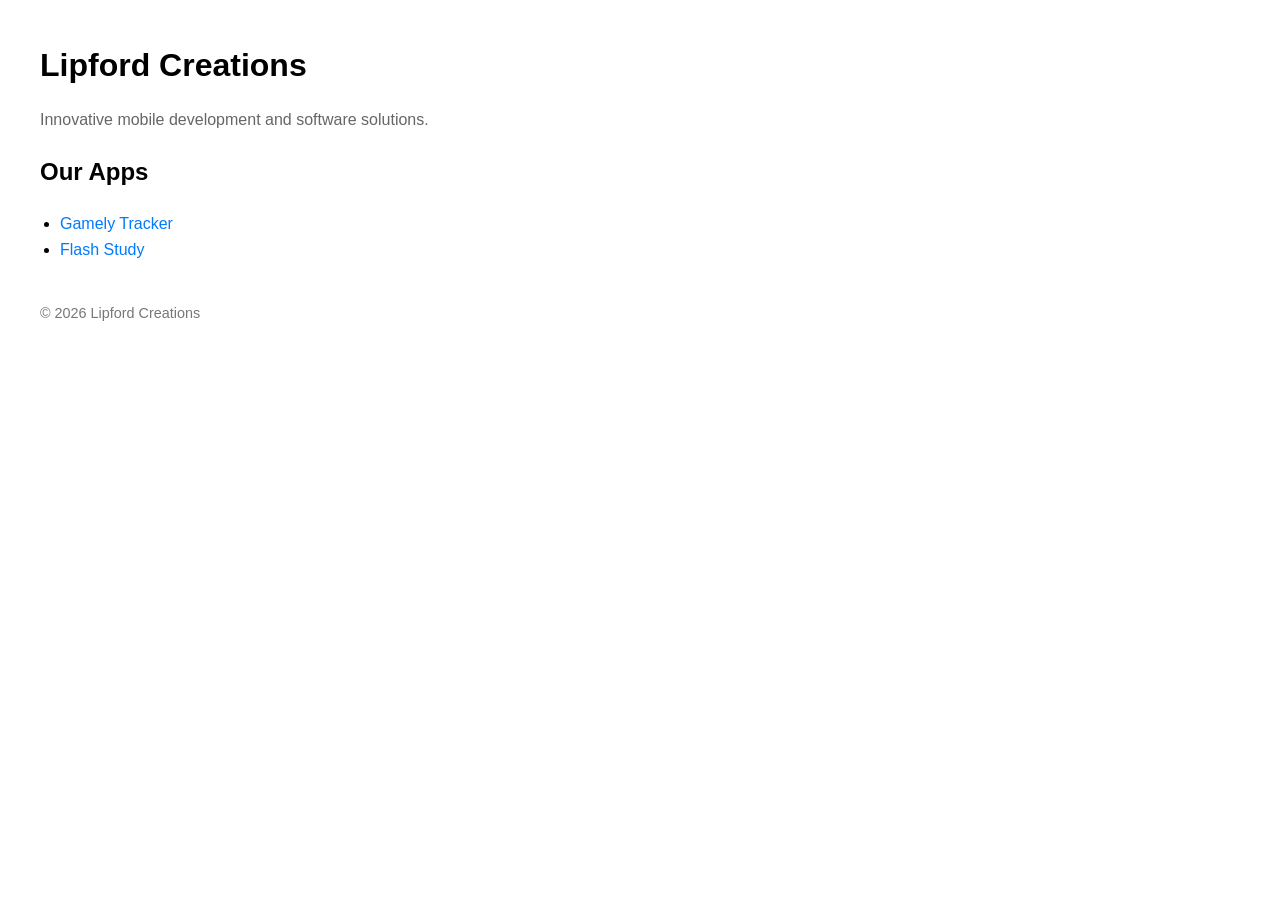
<file: index.html>
<!DOCTYPE html>
<html lang="en">
<head>
    <meta charset="UTF-8">
    <title>Lipford Creations</title>
    <link rel="stylesheet" href="styles.css">
</head>
<body>
    <header>
        <h1>Lipford Creations</h1>
        <p>Innovative mobile development and software solutions.</p>
    </header>

    <main>
        <h2>Our Apps</h2>
        <ul>
            <li><a href="apps/gamely-tracker/index.html">Gamely Tracker</a></li>
            <li><a href="apps/flash-study/index.html">Flash Study</a></li>
        </ul>
    </main>

    <footer>
        <p>&copy; 2026 Lipford Creations</p>
    </footer>
</body>
</html>
</file>
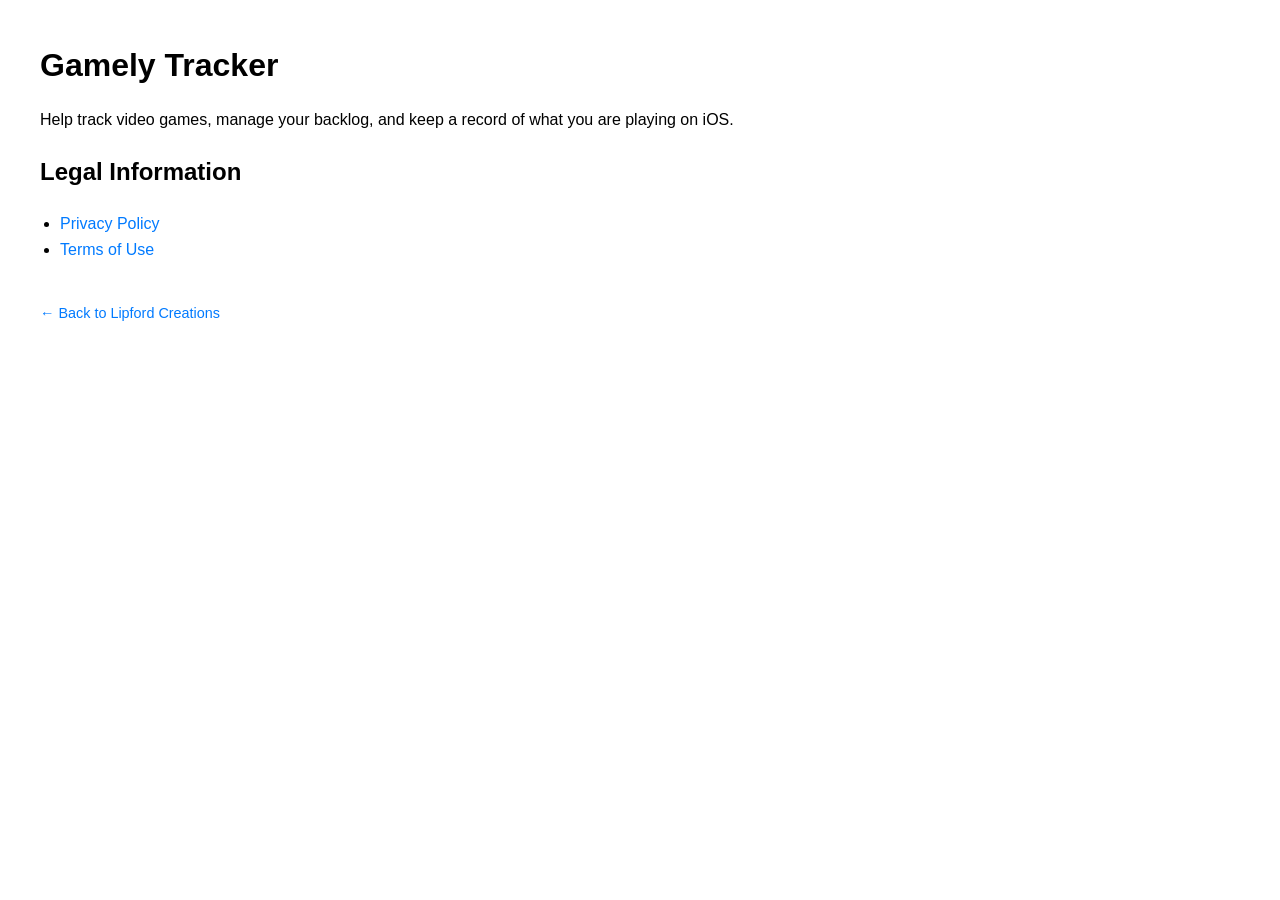
<file: gamely-tracker/index.html>
<!DOCTYPE html>
<html lang="en">
<head>
    <meta charset="UTF-8">
    <title>Gamely Tracker - Lipford Creations</title>
    <link rel="stylesheet" href="../../styles.css">
</head>
<body>
    <h1>Gamely Tracker</h1>
    <p>Help track video games, manage your backlog, and keep a record of what you are playing on iOS.</p>

    <h2>Legal Information</h2>
    <ul>
        <li><a href="privacy.html">Privacy Policy</a></li>
        <li><a href="terms.html">Terms of Use</a></li>
    </ul>

    <footer>
        <p><a href="../../index.html">&larr; Back to Lipford Creations</a></p>
    </footer>
</body>
</html>
</file>
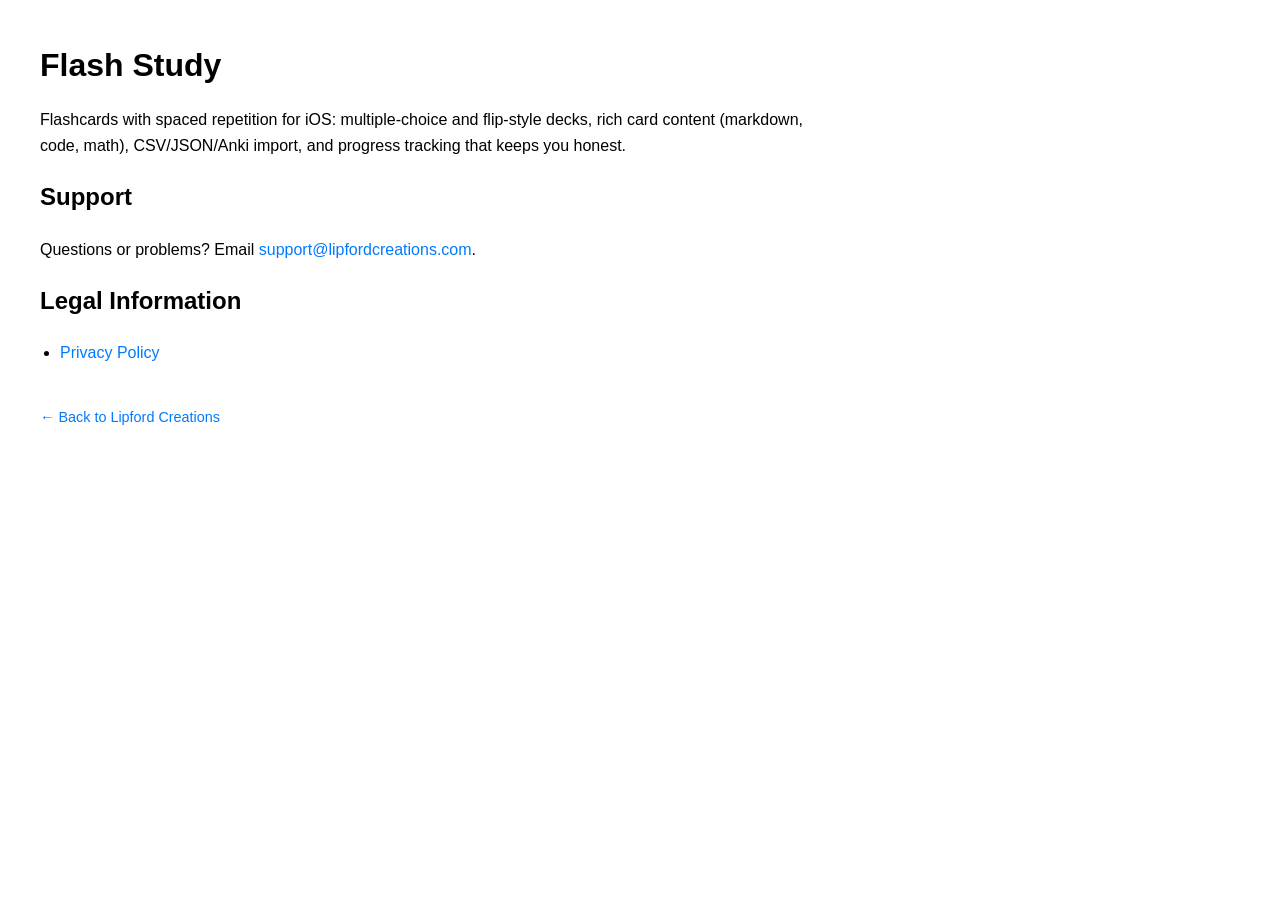
<file: apps/flash-study/index.html>
<!DOCTYPE html>
<html lang="en">
<head>
    <meta charset="UTF-8">
    <title>Flash Study - Lipford Creations</title>
    <link rel="stylesheet" href="../../styles.css">
</head>
<body>
    <h1>Flash Study</h1>
    <p>Flashcards with spaced repetition for iOS: multiple-choice and flip-style decks, rich card content (markdown, code, math), CSV/JSON/Anki import, and progress tracking that keeps you honest.</p>
    <h2>Support</h2>
    <p>Questions or problems? Email <a href="mailto:support@lipfordcreations.com">support@lipfordcreations.com</a>.</p>
    <h2>Legal Information</h2>
    <ul>
        <li><a href="privacy.html">Privacy Policy</a></li>
    </ul>
    <footer>
        <p><a href="../../index.html">&larr; Back to Lipford Creations</a></p>
    </footer>
</body>
</html>
</file>
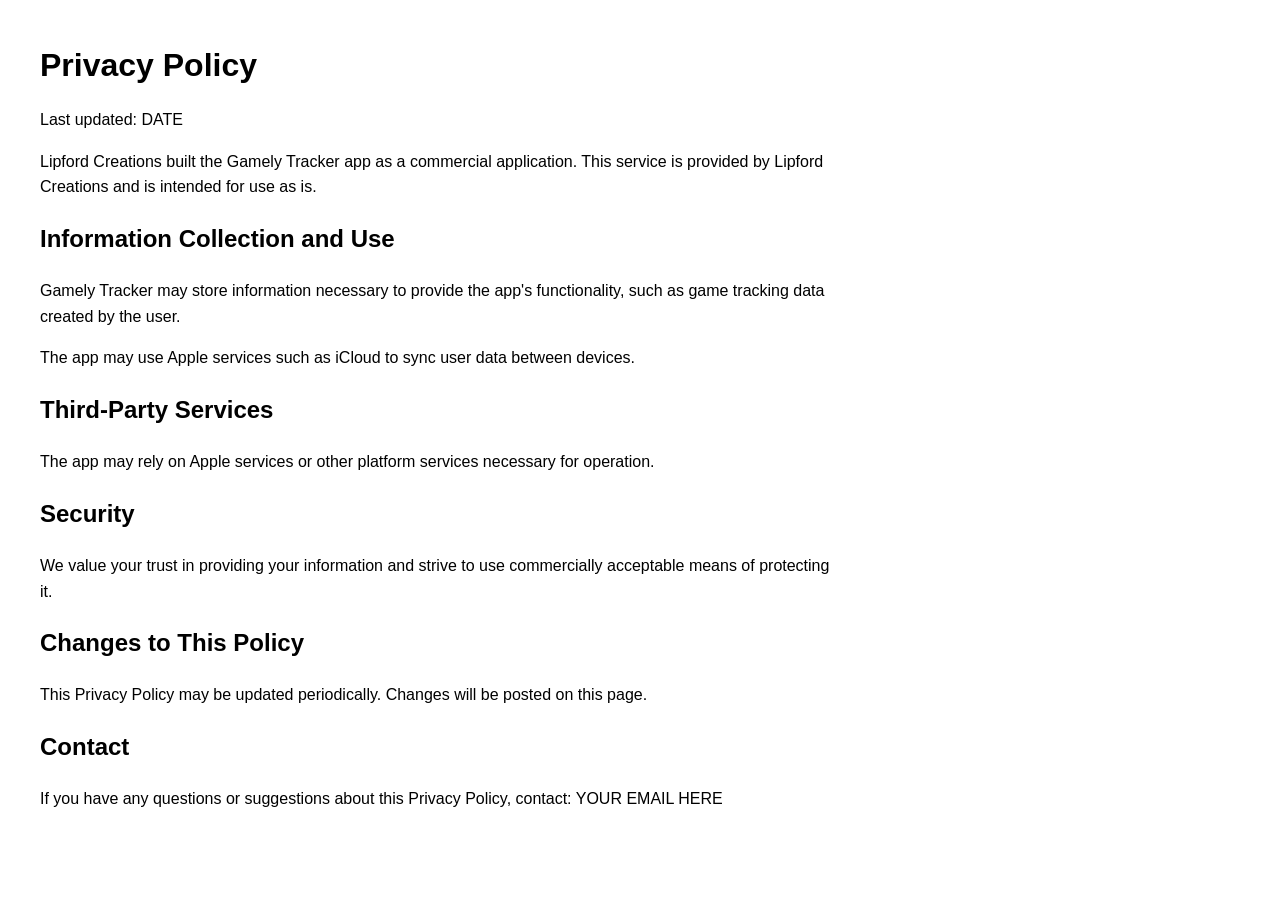
<file: privacy.html>
<!DOCTYPE html>
<html>
<head>
<meta charset="UTF-8">
<title>Privacy Policy - Gamely Tracker</title>
<link rel="stylesheet" href="../../styles.css">
</head>

<body>

<h1>Privacy Policy</h1>

<p>Last updated: DATE</p>

<p>
Lipford Creations built the Gamely Tracker app as a commercial
application. This service is provided by Lipford Creations and
is intended for use as is.
</p>

<h2>Information Collection and Use</h2>

<p>
Gamely Tracker may store information necessary to provide the
app's functionality, such as game tracking data created by the
user.
</p>

<p>
The app may use Apple services such as iCloud to sync user data
between devices.
</p>

<h2>Third-Party Services</h2>

<p>
The app may rely on Apple services or other platform services
necessary for operation.
</p>

<h2>Security</h2>

<p>
We value your trust in providing your information and strive to
use commercially acceptable means of protecting it.
</p>

<h2>Changes to This Policy</h2>

<p>
This Privacy Policy may be updated periodically. Changes will be
posted on this page.
</p>

<h2>Contact</h2>

<p>
If you have any questions or suggestions about this Privacy
Policy, contact: YOUR EMAIL HERE
</p>

</body>
</html>
</file>
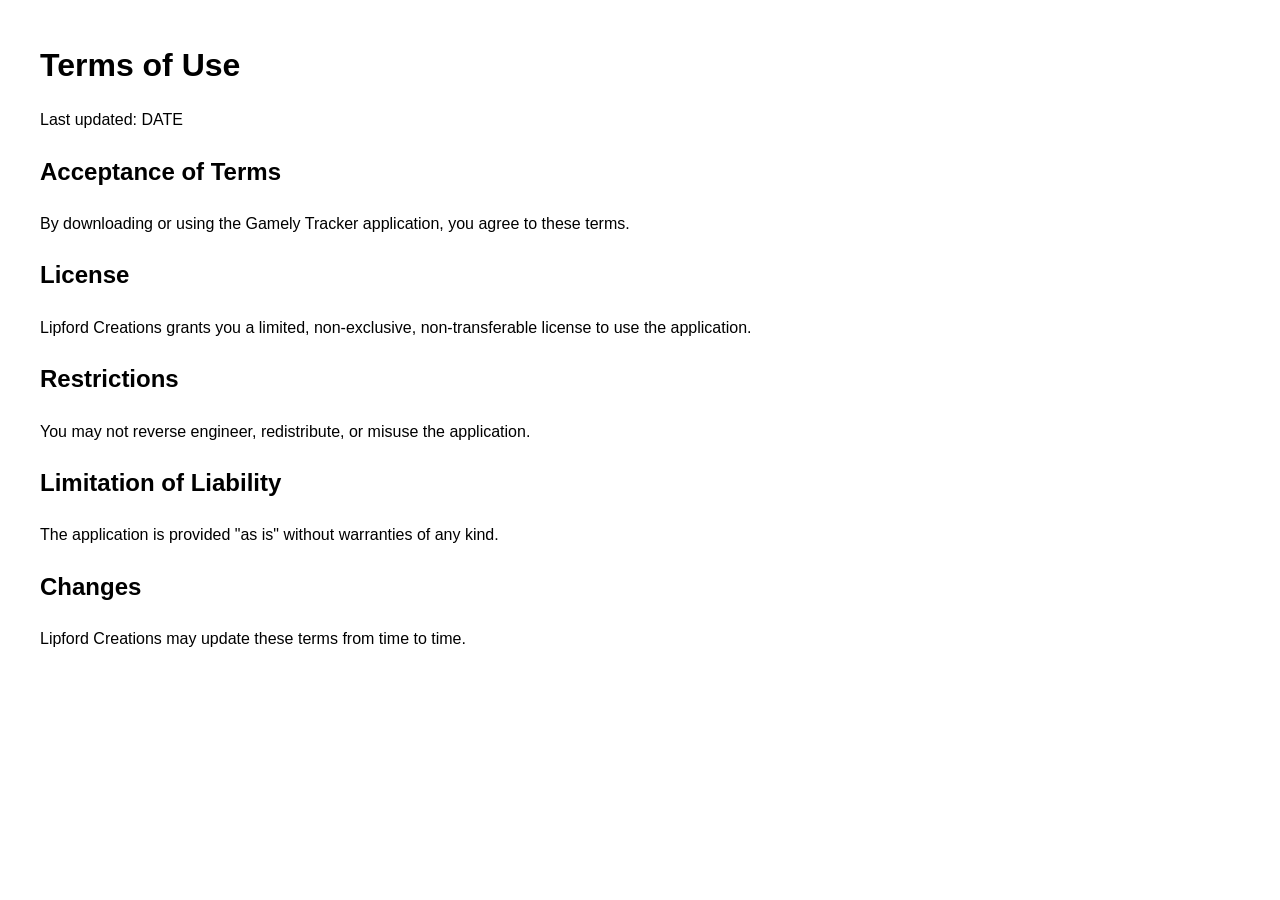
<file: terms.html>
<!DOCTYPE html>
<html>
<head>
<meta charset="UTF-8">
<title>Terms of Use - Gamely Tracker</title>
<link rel="stylesheet" href="../../styles.css">
</head>

<body>

<h1>Terms of Use</h1>

<p>Last updated: DATE</p>

<h2>Acceptance of Terms</h2>

<p>
By downloading or using the Gamely Tracker application,
you agree to these terms.
</p>

<h2>License</h2>

<p>
Lipford Creations grants you a limited, non-exclusive,
non-transferable license to use the application.
</p>

<h2>Restrictions</h2>

<p>
You may not reverse engineer, redistribute, or misuse the
application.
</p>

<h2>Limitation of Liability</h2>

<p>
The application is provided "as is" without warranties of
any kind.
</p>

<h2>Changes</h2>

<p>
Lipford Creations may update these terms from time to time.
</p>

</body>
</html>
</file>
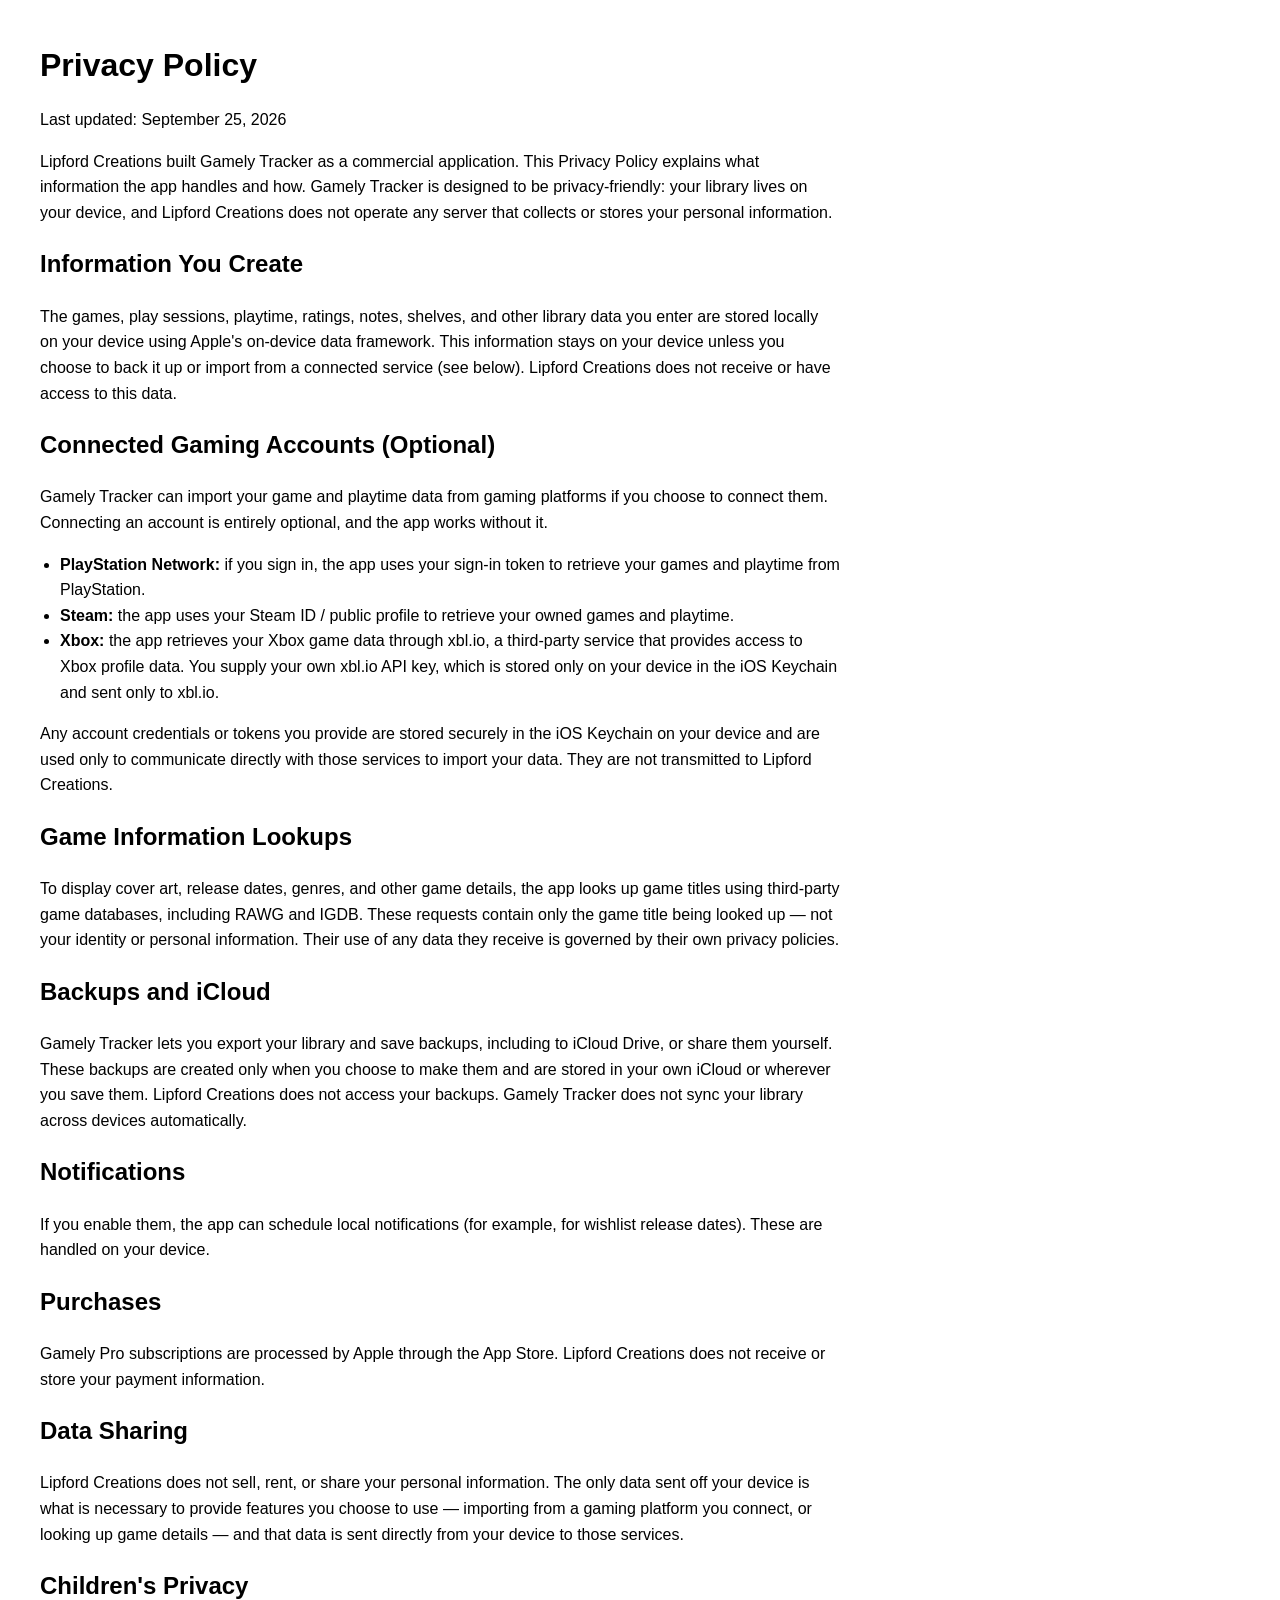
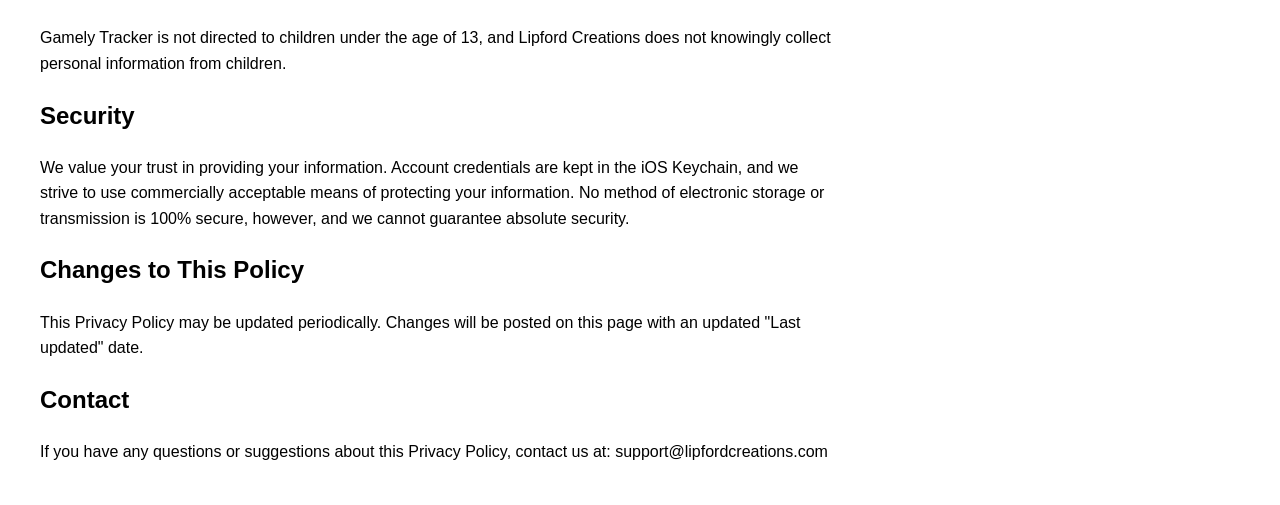
<file: gamely-tracker/privacy.html>
<!DOCTYPE html>
<html>
<head>
<meta charset="UTF-8">
<title>Privacy Policy - Gamely Tracker</title>
<link rel="stylesheet" href="../styles.css">
</head>

<body>

<h1>Privacy Policy</h1>

<p>Last updated: September 25, 2026</p>

<p>
Lipford Creations built Gamely Tracker as a commercial application. This
Privacy Policy explains what information the app handles and how. Gamely Tracker
is designed to be privacy-friendly: your library lives on your device, and
Lipford Creations does not operate any server that collects or stores your
personal information.
</p>

<h2>Information You Create</h2>

<p>
The games, play sessions, playtime, ratings, notes, shelves, and other library
data you enter are stored locally on your device using Apple's on-device data
framework. This information stays on your device unless you choose to back it up
or import from a connected service (see below). Lipford Creations does not
receive or have access to this data.
</p>

<h2>Connected Gaming Accounts (Optional)</h2>

<p>
Gamely Tracker can import your game and playtime data from gaming platforms if
you choose to connect them. Connecting an account is entirely optional, and the
app works without it.
</p>

<ul>
<li><strong>PlayStation Network:</strong> if you sign in, the app uses your
sign-in token to retrieve your games and playtime from PlayStation.</li>
<li><strong>Steam:</strong> the app uses your Steam ID / public profile to
retrieve your owned games and playtime.</li>
<li><strong>Xbox:</strong> the app retrieves your Xbox game data through
xbl.io, a third-party service that provides access to Xbox profile data. You
supply your own xbl.io API key, which is stored only on your device in the iOS
Keychain and sent only to xbl.io.</li>
</ul>

<p>
Any account credentials or tokens you provide are stored securely in the iOS
Keychain on your device and are used only to communicate directly with those
services to import your data. They are not transmitted to Lipford Creations.
</p>

<h2>Game Information Lookups</h2>

<p>
To display cover art, release dates, genres, and other game details, the app
looks up game titles using third-party game databases, including RAWG and IGDB.
These requests contain only the game title being looked up — not your identity
or personal information. Their use of any data they receive is governed by their
own privacy policies.
</p>

<h2>Backups and iCloud</h2>

<p>
Gamely Tracker lets you export your library and save backups, including to
iCloud Drive, or share them yourself. These backups are created only when you
choose to make them and are stored in your own iCloud or wherever you save them.
Lipford Creations does not access your backups. Gamely Tracker does not sync your
library across devices automatically.
</p>

<h2>Notifications</h2>

<p>
If you enable them, the app can schedule local notifications (for example, for
wishlist release dates). These are handled on your device.
</p>

<h2>Purchases</h2>

<p>
Gamely Pro subscriptions are processed by Apple through the App Store. Lipford
Creations does not receive or store your payment information.
</p>

<h2>Data Sharing</h2>

<p>
Lipford Creations does not sell, rent, or share your personal information. The
only data sent off your device is what is necessary to provide features you
choose to use — importing from a gaming platform you connect, or looking up game
details — and that data is sent directly from your device to those services.
</p>

<h2>Children's Privacy</h2>

<p>
Gamely Tracker is not directed to children under the age of 13, and Lipford
Creations does not knowingly collect personal information from children.
</p>

<h2>Security</h2>

<p>
We value your trust in providing your information. Account credentials are kept
in the iOS Keychain, and we strive to use commercially acceptable means of
protecting your information. No method of electronic storage or transmission is
100% secure, however, and we cannot guarantee absolute security.
</p>

<h2>Changes to This Policy</h2>

<p>
This Privacy Policy may be updated periodically. Changes will be posted on this
page with an updated "Last updated" date.
</p>

<h2>Contact</h2>

<p>
If you have any questions or suggestions about this Privacy Policy, contact us
at: support@lipfordcreations.com
</p>

</body>
</html>
</file>
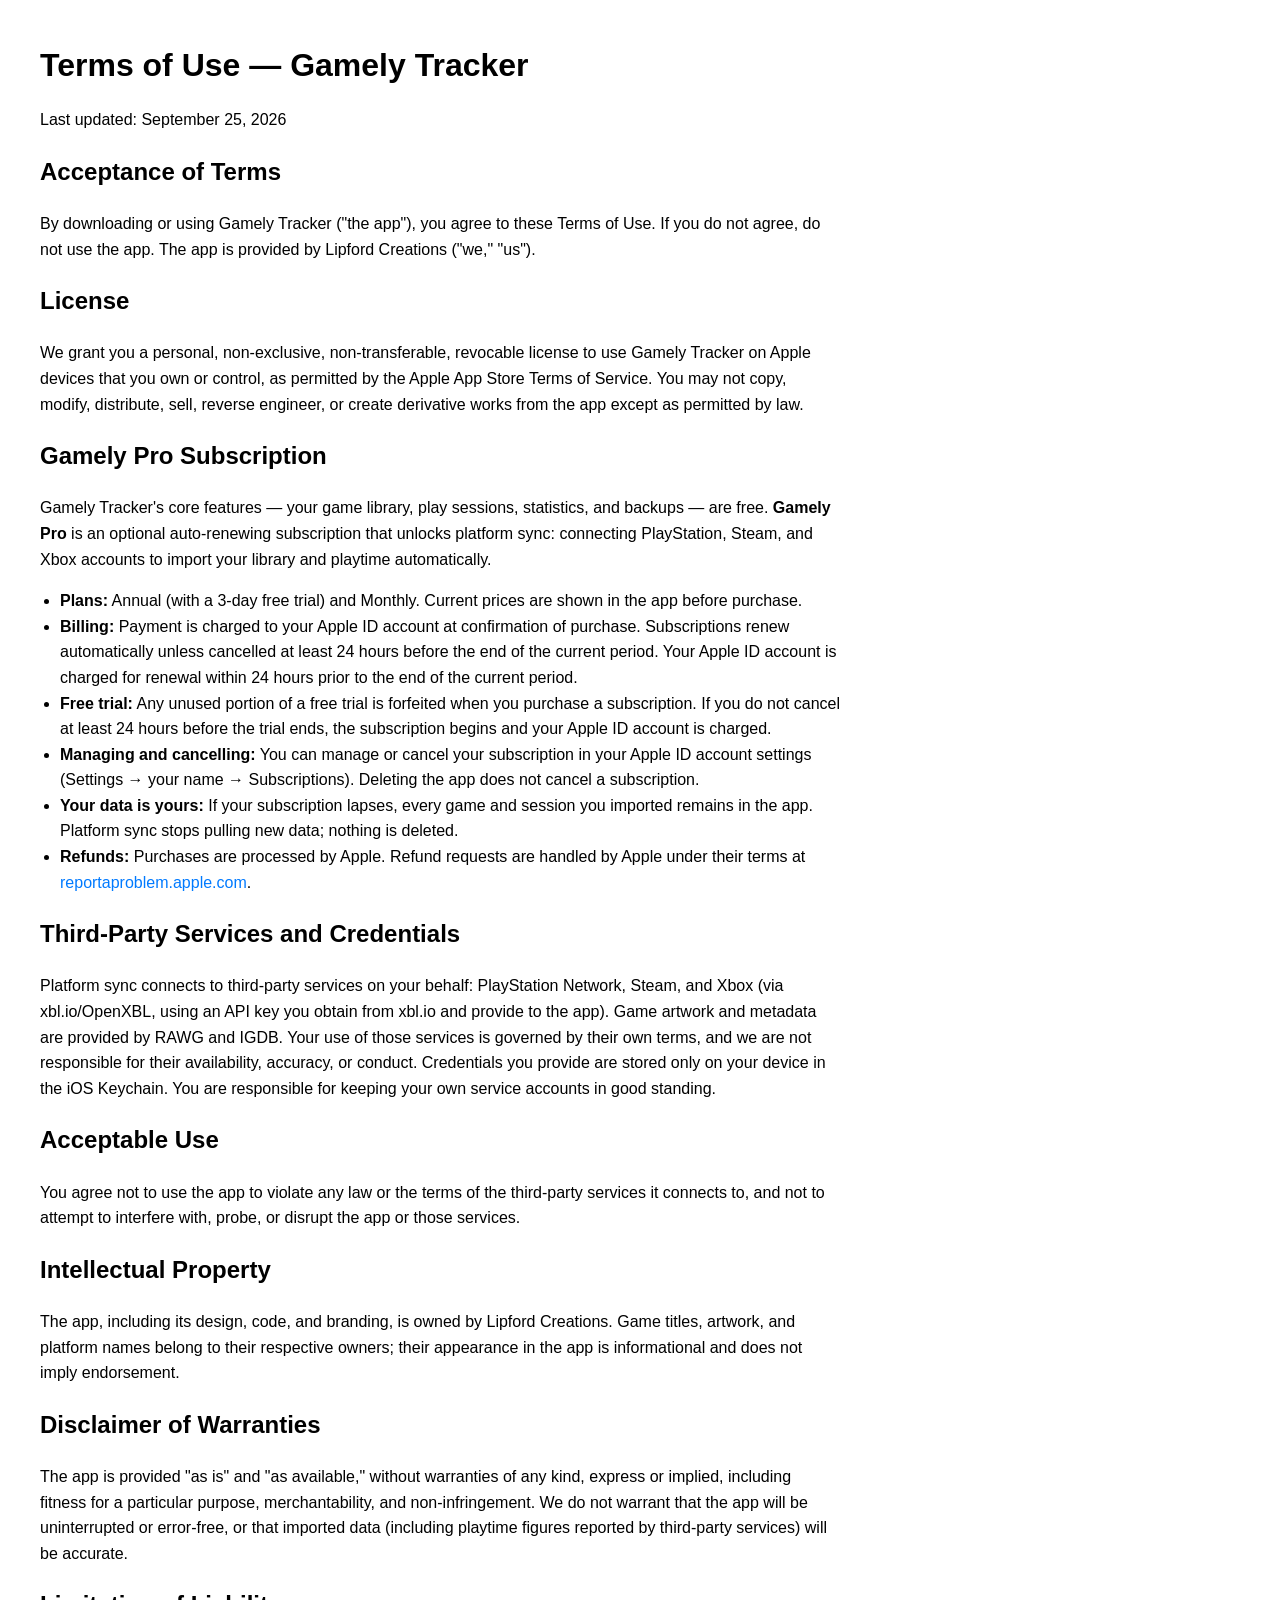
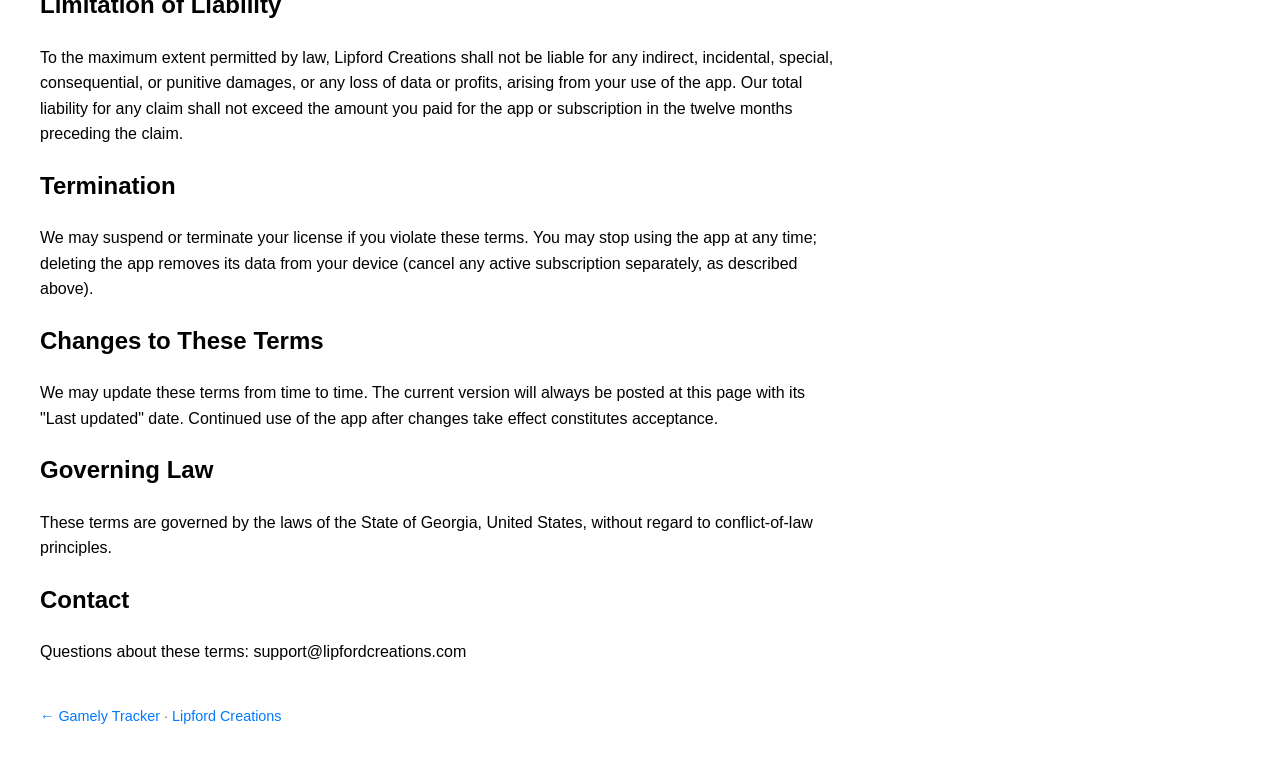
<file: gamely-tracker/terms.html>
<!DOCTYPE html>
<html lang="en">
<head>
<meta charset="UTF-8">
<meta name="viewport" content="width=device-width, initial-scale=1">
<title>Terms of Use - Gamely Tracker</title>
<link rel="stylesheet" href="../styles.css">
</head>
<body>
<h1>Terms of Use &mdash; Gamely Tracker</h1>
<p>Last updated: September 25, 2026</p>

<h2>Acceptance of Terms</h2>
<p>By downloading or using Gamely Tracker ("the app"), you agree to these
Terms of Use. If you do not agree, do not use the app. The app is provided by
Lipford Creations ("we," "us").</p>

<h2>License</h2>
<p>We grant you a personal, non-exclusive, non-transferable, revocable license
to use Gamely Tracker on Apple devices that you own or control, as permitted by
the Apple App Store Terms of Service. You may not copy, modify, distribute,
sell, reverse engineer, or create derivative works from the app except as
permitted by law.</p>

<h2>Gamely Pro Subscription</h2>
<p>Gamely Tracker's core features &mdash; your game library, play sessions,
statistics, and backups &mdash; are free. <strong>Gamely Pro</strong> is an
optional auto-renewing subscription that unlocks platform sync: connecting
PlayStation, Steam, and Xbox accounts to import your library and playtime
automatically.</p>
<ul>
<li><strong>Plans:</strong> Annual (with a 3-day free trial) and Monthly.
Current prices are shown in the app before purchase.</li>
<li><strong>Billing:</strong> Payment is charged to your Apple ID account at
confirmation of purchase. Subscriptions renew automatically unless cancelled at
least 24 hours before the end of the current period. Your Apple ID account is
charged for renewal within 24 hours prior to the end of the current period.</li>
<li><strong>Free trial:</strong> Any unused portion of a free trial is
forfeited when you purchase a subscription. If you do not cancel at least 24
hours before the trial ends, the subscription begins and your Apple ID account
is charged.</li>
<li><strong>Managing and cancelling:</strong> You can manage or cancel your
subscription in your Apple ID account settings (Settings &rarr; your name &rarr;
Subscriptions). Deleting the app does not cancel a subscription.</li>
<li><strong>Your data is yours:</strong> If your subscription lapses, every
game and session you imported remains in the app. Platform sync stops pulling
new data; nothing is deleted.</li>
<li><strong>Refunds:</strong> Purchases are processed by Apple. Refund requests
are handled by Apple under their terms at
<a href="https://reportaproblem.apple.com">reportaproblem.apple.com</a>.</li>
</ul>

<h2>Third-Party Services and Credentials</h2>
<p>Platform sync connects to third-party services on your behalf: PlayStation
Network, Steam, and Xbox (via xbl.io/OpenXBL, using an API key you obtain from
xbl.io and provide to the app). Game artwork and metadata are provided by RAWG
and IGDB. Your use of those services is governed by their own terms, and we are
not responsible for their availability, accuracy, or conduct. Credentials you
provide are stored only on your device in the iOS Keychain. You are responsible
for keeping your own service accounts in good standing.</p>

<h2>Acceptable Use</h2>
<p>You agree not to use the app to violate any law or the terms of the
third-party services it connects to, and not to attempt to interfere with,
probe, or disrupt the app or those services.</p>

<h2>Intellectual Property</h2>
<p>The app, including its design, code, and branding, is owned by Lipford
Creations. Game titles, artwork, and platform names belong to their respective
owners; their appearance in the app is informational and does not imply
endorsement.</p>

<h2>Disclaimer of Warranties</h2>
<p>The app is provided "as is" and "as available," without warranties of any
kind, express or implied, including fitness for a particular purpose,
merchantability, and non-infringement. We do not warrant that the app will be
uninterrupted or error-free, or that imported data (including playtime figures
reported by third-party services) will be accurate.</p>

<h2>Limitation of Liability</h2>
<p>To the maximum extent permitted by law, Lipford Creations shall not be
liable for any indirect, incidental, special, consequential, or punitive
damages, or any loss of data or profits, arising from your use of the app. Our
total liability for any claim shall not exceed the amount you paid for the app
or subscription in the twelve months preceding the claim.</p>

<h2>Termination</h2>
<p>We may suspend or terminate your license if you violate these terms. You may
stop using the app at any time; deleting the app removes its data from your
device (cancel any active subscription separately, as described above).</p>

<h2>Changes to These Terms</h2>
<p>We may update these terms from time to time. The current version will always
be posted at this page with its "Last updated" date. Continued use of the app
after changes take effect constitutes acceptance.</p>

<h2>Governing Law</h2>
<p>These terms are governed by the laws of the State of Georgia, United States,
without regard to conflict-of-law principles.</p>

<h2>Contact</h2>
<p>Questions about these terms: support@lipfordcreations.com</p>

<footer>
<p><a href="index.html">&larr; Gamely Tracker</a> &middot;
<a href="../index.html">Lipford Creations</a></p>
</footer>
</body>
</html>
</file>
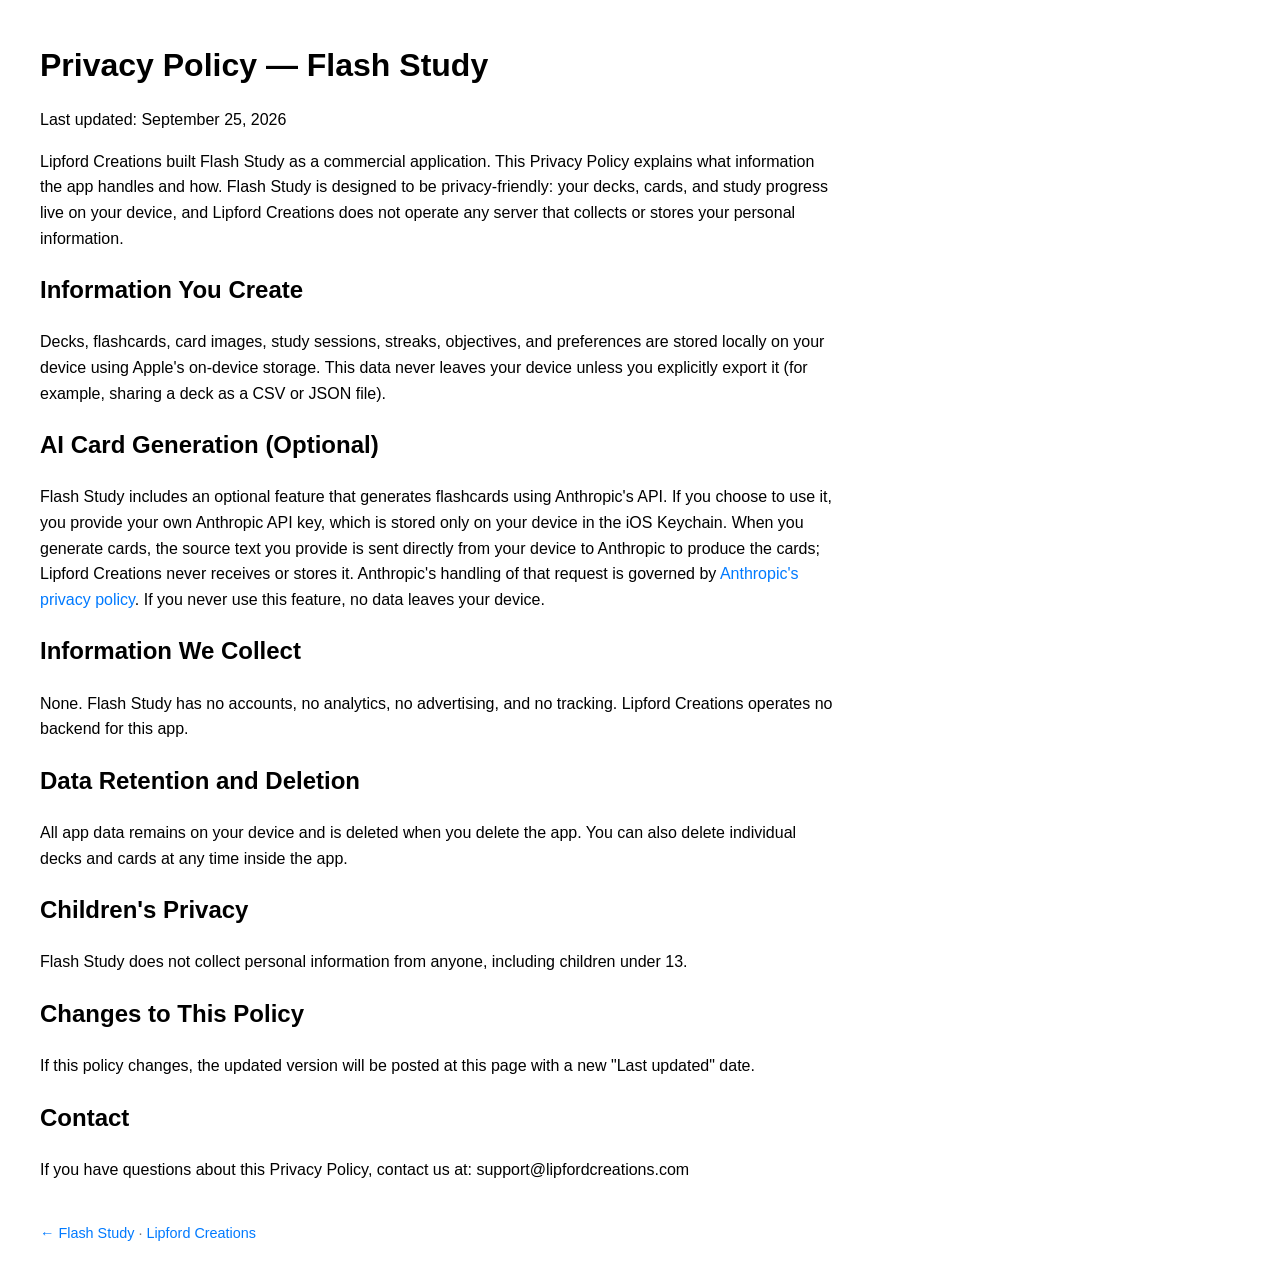
<file: apps/flash-study/privacy.html>
<!DOCTYPE html>
<html lang="en">
<head>
<meta charset="UTF-8">
<meta name="viewport" content="width=device-width, initial-scale=1">
<title>Flash Study Privacy Policy - Lipford Creations</title>
<link rel="stylesheet" href="../../styles.css">
</head>
<body>
<h1>Privacy Policy &mdash; Flash Study</h1>
<p>Last updated: September 25, 2026</p>

<p>Lipford Creations built Flash Study as a commercial application. This Privacy
Policy explains what information the app handles and how. Flash Study is
designed to be privacy-friendly: your decks, cards, and study progress live on
your device, and Lipford Creations does not operate any server that collects or
stores your personal information.</p>

<h2>Information You Create</h2>
<p>Decks, flashcards, card images, study sessions, streaks, objectives, and
preferences are stored locally on your device using Apple's on-device storage.
This data never leaves your device unless you explicitly export it (for example,
sharing a deck as a CSV or JSON file).</p>

<h2>AI Card Generation (Optional)</h2>
<p>Flash Study includes an optional feature that generates flashcards using
Anthropic's API. If you choose to use it, you provide your own Anthropic API
key, which is stored only on your device in the iOS Keychain. When you generate
cards, the source text you provide is sent directly from your device to
Anthropic to produce the cards; Lipford Creations never receives or stores it.
Anthropic's handling of that request is governed by
<a href="https://www.anthropic.com/legal/privacy">Anthropic's privacy policy</a>.
If you never use this feature, no data leaves your device.</p>

<h2>Information We Collect</h2>
<p>None. Flash Study has no accounts, no analytics, no advertising, and no
tracking. Lipford Creations operates no backend for this app.</p>

<h2>Data Retention and Deletion</h2>
<p>All app data remains on your device and is deleted when you delete the app.
You can also delete individual decks and cards at any time inside the app.</p>

<h2>Children's Privacy</h2>
<p>Flash Study does not collect personal information from anyone, including
children under 13.</p>

<h2>Changes to This Policy</h2>
<p>If this policy changes, the updated version will be posted at this page with
a new "Last updated" date.</p>

<h2>Contact</h2>
<p>If you have questions about this Privacy Policy, contact us at:
support@lipfordcreations.com</p>

<footer>
<p><a href="index.html">&larr; Flash Study</a> &middot;
<a href="../../index.html">Lipford Creations</a></p>
</footer>
</body>
</html>
</file>
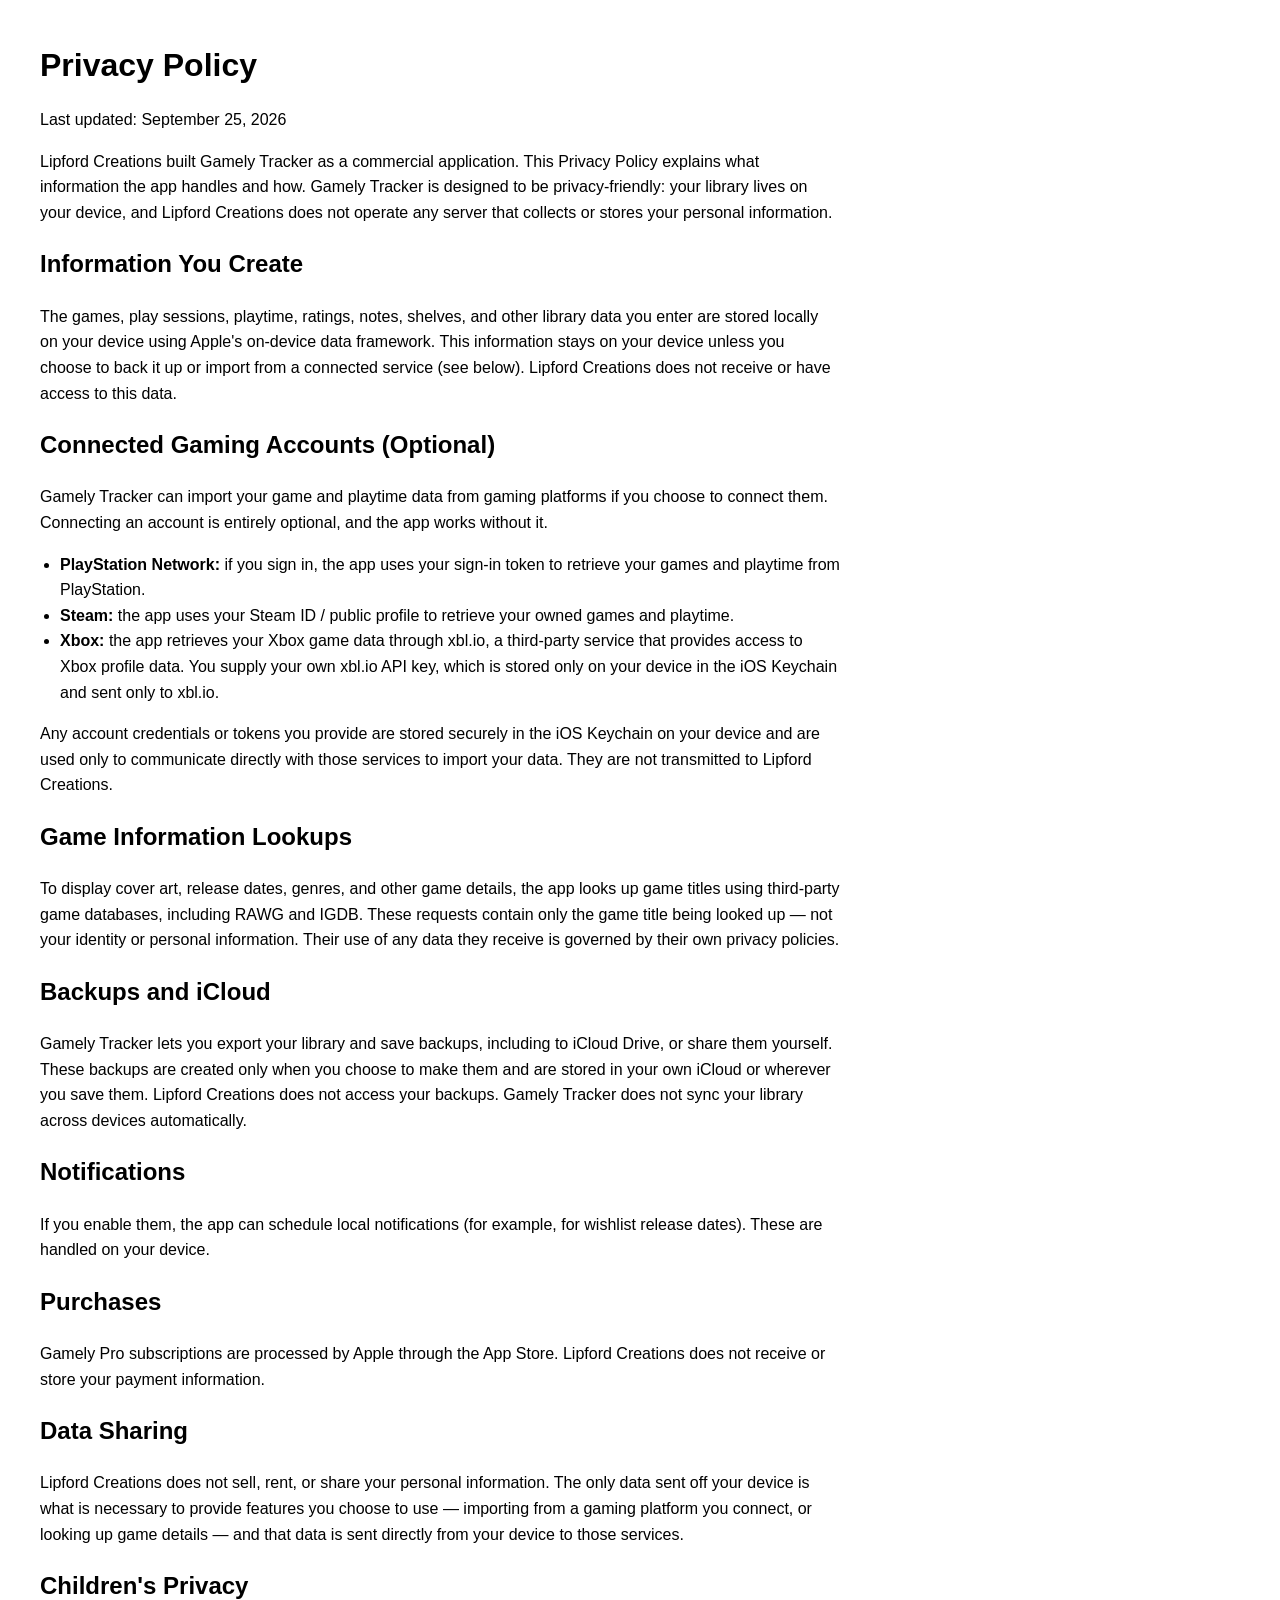
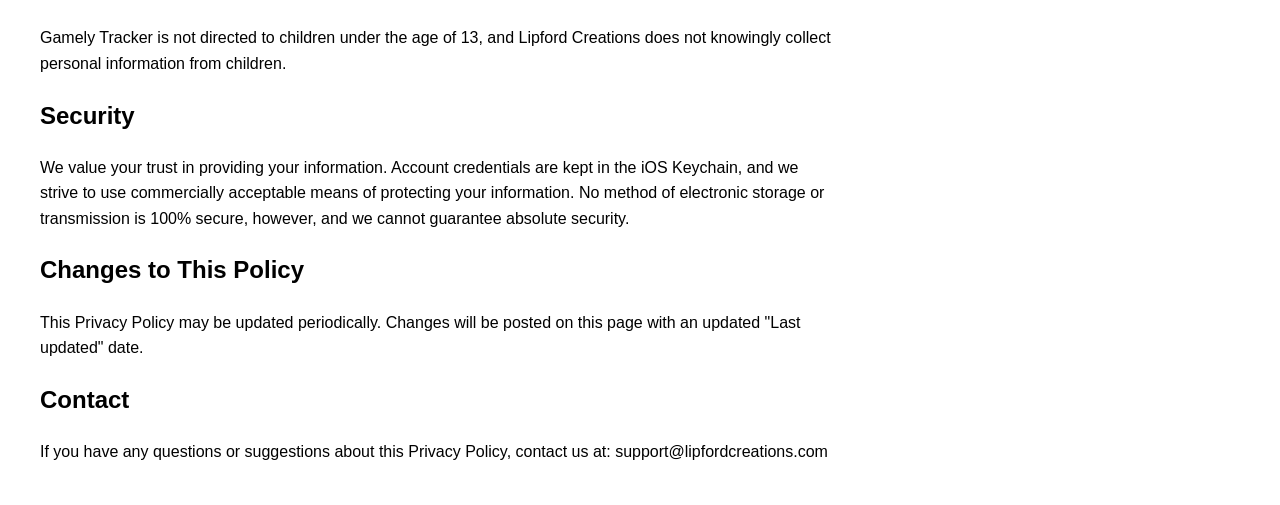
<file: apps/gamely-tracker/privacy.html>
<!DOCTYPE html>
<html>
<head>
<meta charset="UTF-8">
<title>Privacy Policy - Gamely Tracker</title>
<link rel="stylesheet" href="../../styles.css">
</head>

<body>

<h1>Privacy Policy</h1>

<p>Last updated: September 25, 2026</p>

<p>
Lipford Creations built Gamely Tracker as a commercial application. This
Privacy Policy explains what information the app handles and how. Gamely Tracker
is designed to be privacy-friendly: your library lives on your device, and
Lipford Creations does not operate any server that collects or stores your
personal information.
</p>

<h2>Information You Create</h2>

<p>
The games, play sessions, playtime, ratings, notes, shelves, and other library
data you enter are stored locally on your device using Apple's on-device data
framework. This information stays on your device unless you choose to back it up
or import from a connected service (see below). Lipford Creations does not
receive or have access to this data.
</p>

<h2>Connected Gaming Accounts (Optional)</h2>

<p>
Gamely Tracker can import your game and playtime data from gaming platforms if
you choose to connect them. Connecting an account is entirely optional, and the
app works without it.
</p>

<ul>
<li><strong>PlayStation Network:</strong> if you sign in, the app uses your
sign-in token to retrieve your games and playtime from PlayStation.</li>
<li><strong>Steam:</strong> the app uses your Steam ID / public profile to
retrieve your owned games and playtime.</li>
<li><strong>Xbox:</strong> the app retrieves your Xbox game data through
xbl.io, a third-party service that provides access to Xbox profile data. You
supply your own xbl.io API key, which is stored only on your device in the iOS
Keychain and sent only to xbl.io.</li>
</ul>

<p>
Any account credentials or tokens you provide are stored securely in the iOS
Keychain on your device and are used only to communicate directly with those
services to import your data. They are not transmitted to Lipford Creations.
</p>

<h2>Game Information Lookups</h2>

<p>
To display cover art, release dates, genres, and other game details, the app
looks up game titles using third-party game databases, including RAWG and IGDB.
These requests contain only the game title being looked up — not your identity
or personal information. Their use of any data they receive is governed by their
own privacy policies.
</p>

<h2>Backups and iCloud</h2>

<p>
Gamely Tracker lets you export your library and save backups, including to
iCloud Drive, or share them yourself. These backups are created only when you
choose to make them and are stored in your own iCloud or wherever you save them.
Lipford Creations does not access your backups. Gamely Tracker does not sync your
library across devices automatically.
</p>

<h2>Notifications</h2>

<p>
If you enable them, the app can schedule local notifications (for example, for
wishlist release dates). These are handled on your device.
</p>

<h2>Purchases</h2>

<p>
Gamely Pro subscriptions are processed by Apple through the App Store. Lipford
Creations does not receive or store your payment information.
</p>

<h2>Data Sharing</h2>

<p>
Lipford Creations does not sell, rent, or share your personal information. The
only data sent off your device is what is necessary to provide features you
choose to use — importing from a gaming platform you connect, or looking up game
details — and that data is sent directly from your device to those services.
</p>

<h2>Children's Privacy</h2>

<p>
Gamely Tracker is not directed to children under the age of 13, and Lipford
Creations does not knowingly collect personal information from children.
</p>

<h2>Security</h2>

<p>
We value your trust in providing your information. Account credentials are kept
in the iOS Keychain, and we strive to use commercially acceptable means of
protecting your information. No method of electronic storage or transmission is
100% secure, however, and we cannot guarantee absolute security.
</p>

<h2>Changes to This Policy</h2>

<p>
This Privacy Policy may be updated periodically. Changes will be posted on this
page with an updated "Last updated" date.
</p>

<h2>Contact</h2>

<p>
If you have any questions or suggestions about this Privacy Policy, contact us
at: support@lipfordcreations.com
</p>

</body>
</html>
</file>
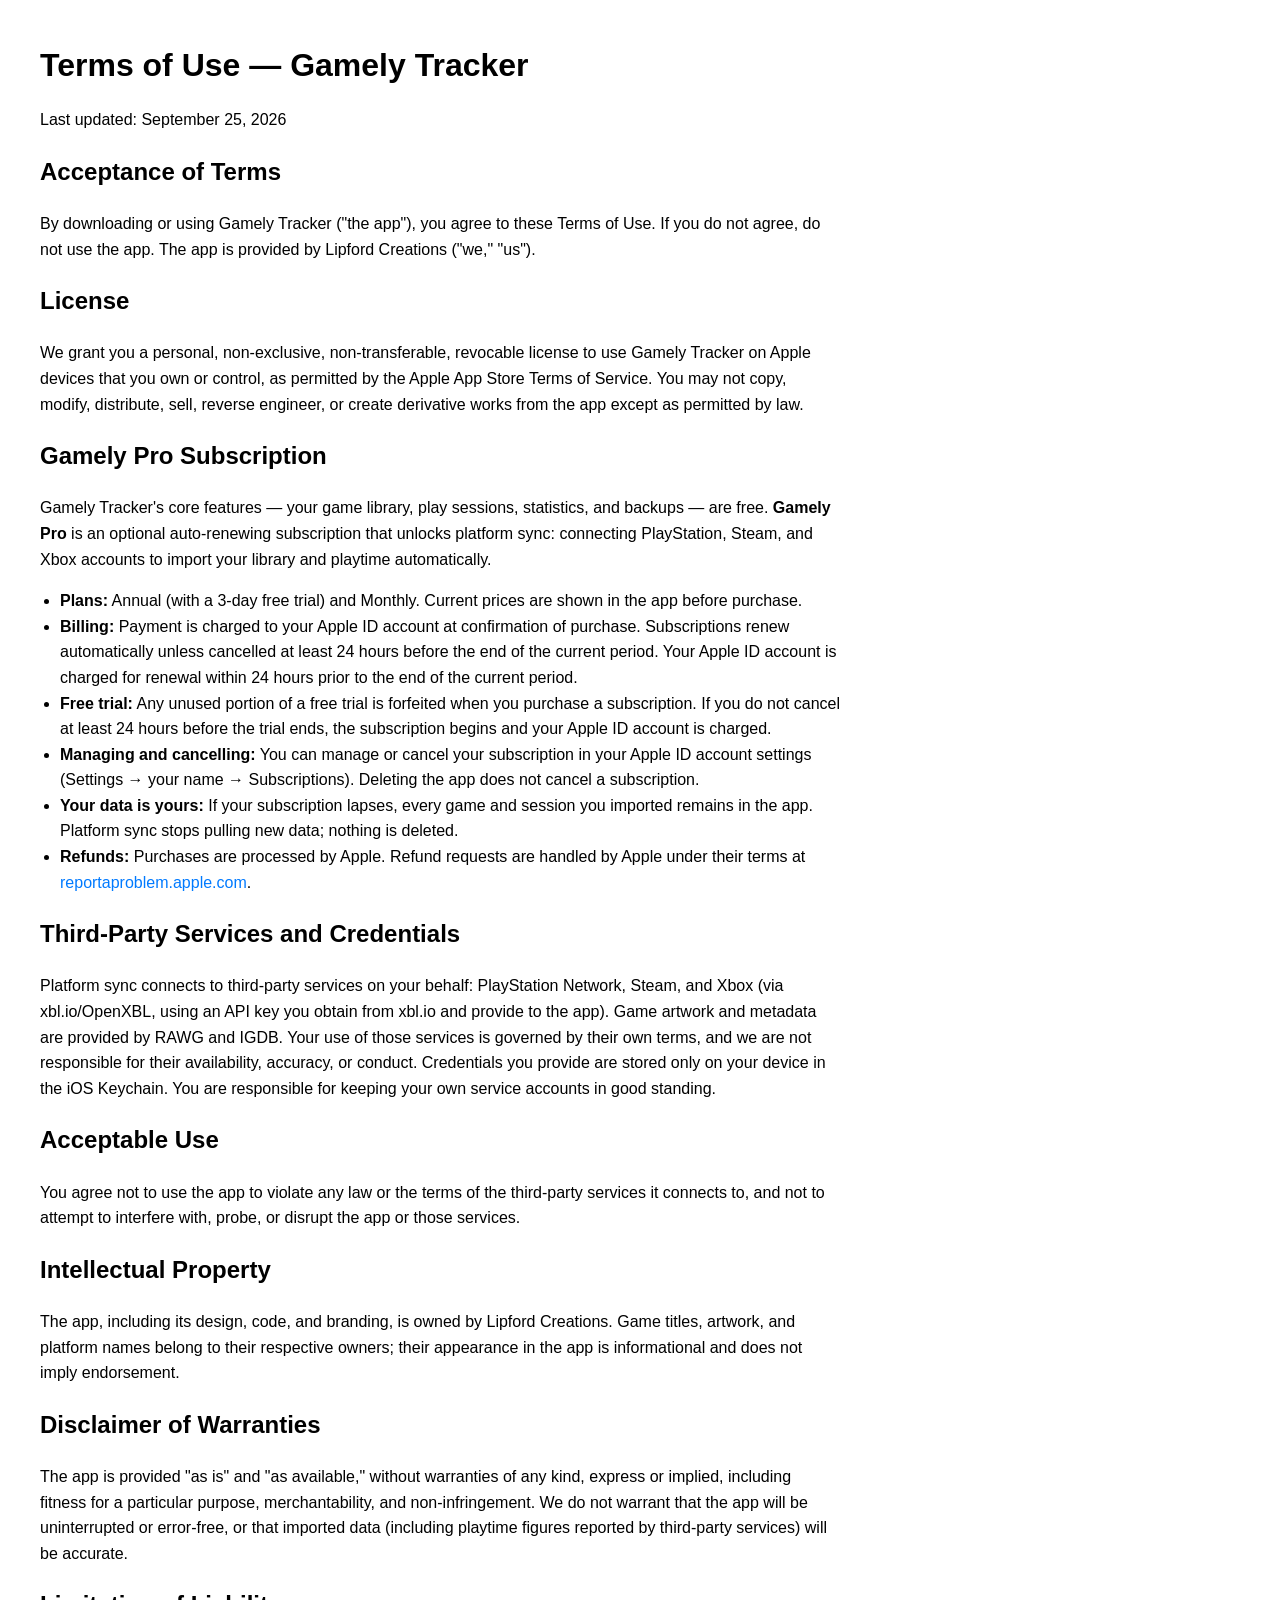
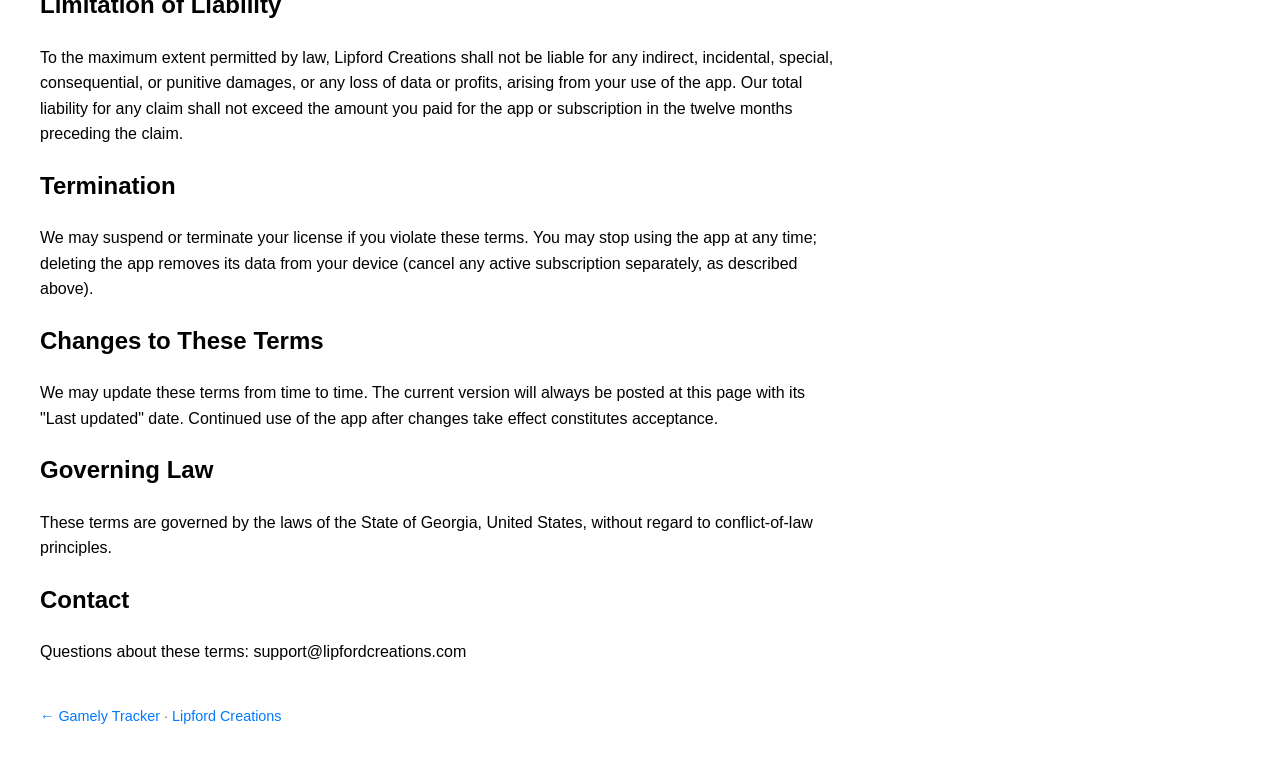
<file: apps/gamely-tracker/terms.html>
<!DOCTYPE html>
<html lang="en">
<head>
<meta charset="UTF-8">
<meta name="viewport" content="width=device-width, initial-scale=1">
<title>Terms of Use - Gamely Tracker</title>
<link rel="stylesheet" href="../../styles.css">
</head>
<body>
<h1>Terms of Use &mdash; Gamely Tracker</h1>
<p>Last updated: September 25, 2026</p>

<h2>Acceptance of Terms</h2>
<p>By downloading or using Gamely Tracker ("the app"), you agree to these
Terms of Use. If you do not agree, do not use the app. The app is provided by
Lipford Creations ("we," "us").</p>

<h2>License</h2>
<p>We grant you a personal, non-exclusive, non-transferable, revocable license
to use Gamely Tracker on Apple devices that you own or control, as permitted by
the Apple App Store Terms of Service. You may not copy, modify, distribute,
sell, reverse engineer, or create derivative works from the app except as
permitted by law.</p>

<h2>Gamely Pro Subscription</h2>
<p>Gamely Tracker's core features &mdash; your game library, play sessions,
statistics, and backups &mdash; are free. <strong>Gamely Pro</strong> is an
optional auto-renewing subscription that unlocks platform sync: connecting
PlayStation, Steam, and Xbox accounts to import your library and playtime
automatically.</p>
<ul>
<li><strong>Plans:</strong> Annual (with a 3-day free trial) and Monthly.
Current prices are shown in the app before purchase.</li>
<li><strong>Billing:</strong> Payment is charged to your Apple ID account at
confirmation of purchase. Subscriptions renew automatically unless cancelled at
least 24 hours before the end of the current period. Your Apple ID account is
charged for renewal within 24 hours prior to the end of the current period.</li>
<li><strong>Free trial:</strong> Any unused portion of a free trial is
forfeited when you purchase a subscription. If you do not cancel at least 24
hours before the trial ends, the subscription begins and your Apple ID account
is charged.</li>
<li><strong>Managing and cancelling:</strong> You can manage or cancel your
subscription in your Apple ID account settings (Settings &rarr; your name &rarr;
Subscriptions). Deleting the app does not cancel a subscription.</li>
<li><strong>Your data is yours:</strong> If your subscription lapses, every
game and session you imported remains in the app. Platform sync stops pulling
new data; nothing is deleted.</li>
<li><strong>Refunds:</strong> Purchases are processed by Apple. Refund requests
are handled by Apple under their terms at
<a href="https://reportaproblem.apple.com">reportaproblem.apple.com</a>.</li>
</ul>

<h2>Third-Party Services and Credentials</h2>
<p>Platform sync connects to third-party services on your behalf: PlayStation
Network, Steam, and Xbox (via xbl.io/OpenXBL, using an API key you obtain from
xbl.io and provide to the app). Game artwork and metadata are provided by RAWG
and IGDB. Your use of those services is governed by their own terms, and we are
not responsible for their availability, accuracy, or conduct. Credentials you
provide are stored only on your device in the iOS Keychain. You are responsible
for keeping your own service accounts in good standing.</p>

<h2>Acceptable Use</h2>
<p>You agree not to use the app to violate any law or the terms of the
third-party services it connects to, and not to attempt to interfere with,
probe, or disrupt the app or those services.</p>

<h2>Intellectual Property</h2>
<p>The app, including its design, code, and branding, is owned by Lipford
Creations. Game titles, artwork, and platform names belong to their respective
owners; their appearance in the app is informational and does not imply
endorsement.</p>

<h2>Disclaimer of Warranties</h2>
<p>The app is provided "as is" and "as available," without warranties of any
kind, express or implied, including fitness for a particular purpose,
merchantability, and non-infringement. We do not warrant that the app will be
uninterrupted or error-free, or that imported data (including playtime figures
reported by third-party services) will be accurate.</p>

<h2>Limitation of Liability</h2>
<p>To the maximum extent permitted by law, Lipford Creations shall not be
liable for any indirect, incidental, special, consequential, or punitive
damages, or any loss of data or profits, arising from your use of the app. Our
total liability for any claim shall not exceed the amount you paid for the app
or subscription in the twelve months preceding the claim.</p>

<h2>Termination</h2>
<p>We may suspend or terminate your license if you violate these terms. You may
stop using the app at any time; deleting the app removes its data from your
device (cancel any active subscription separately, as described above).</p>

<h2>Changes to These Terms</h2>
<p>We may update these terms from time to time. The current version will always
be posted at this page with its "Last updated" date. Continued use of the app
after changes take effect constitutes acceptance.</p>

<h2>Governing Law</h2>
<p>These terms are governed by the laws of the State of Georgia, United States,
without regard to conflict-of-law principles.</p>

<h2>Contact</h2>
<p>Questions about these terms: support@lipfordcreations.com</p>

<footer>
<p><a href="index.html">&larr; Gamely Tracker</a> &middot;
<a href="../../index.html">Lipford Creations</a></p>
</footer>
</body>
</html>
</file>
<file: styles.css>
body {
  font-family: -apple-system, BlinkMacSystemFont, "Segoe UI", Roboto, Helvetica, Arial, sans-serif;
  margin: 40px;
  max-width: 800px;
  line-height: 1.6;
}
h1 { margin-bottom: 0; }
header p { color: #666; }
ul { padding-left: 20px; }
footer { margin-top: 40px; font-size: 0.9em; color: #777; }
a { color: #007aff; text-decoration: none; }
a:hover { text-decoration: underline; }
</file>
